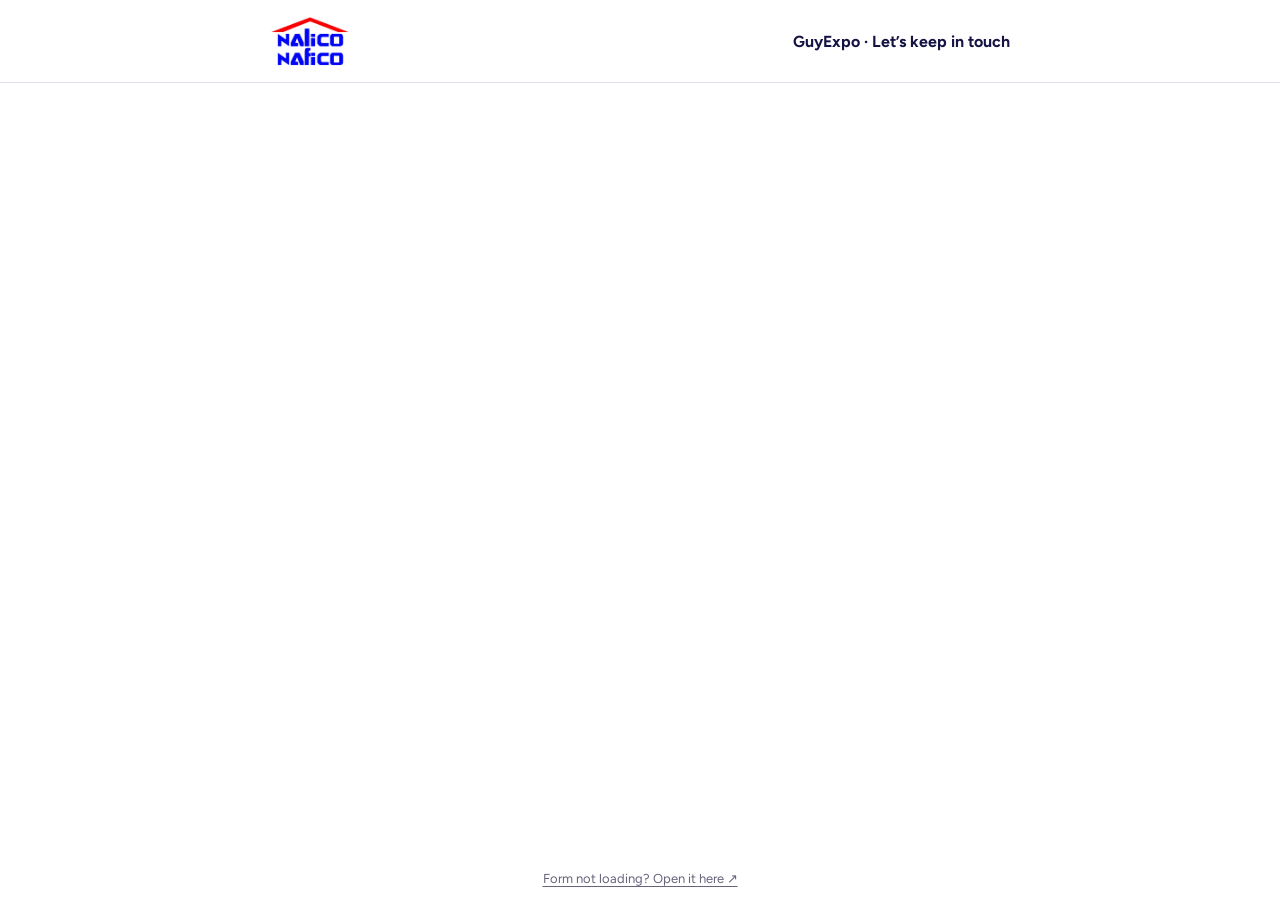
<file: index.html>
<!doctype html>
<html lang="en">
<head>
  <meta charset="utf-8">
  <meta name="viewport" content="width=device-width, initial-scale=1">
  <meta name="theme-color" content="#1000f5">
  <meta name="description" content="Visiting NALICO &amp; NAFICO at GuyExpo? Leave your details and insurance interest for a follow-up.">
  <meta property="og:title" content="NALICO &amp; NAFICO | GuyExpo">
  <meta property="og:description" content="Your details. Your insurance interest. Our team will follow up.">
  <meta property="og:image" content="https://densdanielp-max.github.io/event-posters/logo.png">
  <title>GuyExpo | NALICO &amp; NAFICO</title>
  <link rel="stylesheet" href="fonts.css">
  <link rel="stylesheet" href="style.css">
  <link rel="stylesheet" href="registration.css?v=form-scroll">
</head>
<body class="registration-page">
  <a class="skip" href="#registration">Skip to form</a>
  <header><div class="wrap header-inner"><a href="./" aria-label="NALICO and NAFICO home"><img class="logo" src="logo.png" width="356" height="222" alt="NALICO NAFICO"></a><span class="registration-label">GuyExpo · Let’s keep in touch</span></div></header>
  <main class="registration-wrap wrap" id="registration">
    <h1 class="sr-only">GuyExpo: leave your details for a follow-up</h1>
    <div class="form-shell"><iframe title="NALICO and NAFICO follow-up form — name, email, phone and insurance interest" src="https://forms.cloud.microsoft/Pages/ResponsePage.aspx?id=yH5JEkI8REaKbuNg4mVQ79QqYuv6KMpEiVRHxlq_URpUMlRWNUhBQ1VJRDJFQkVCODc4VEpYUkFCVC4u" allowfullscreen></iframe></div>
    <p class="form-fallback"><a href="https://forms.cloud.microsoft/Pages/ResponsePage.aspx?id=yH5JEkI8REaKbuNg4mVQ79QqYuv6KMpEiVRHxlq_URpUMlRWNUhBQ1VJRDJFQkVCODc4VEpYUkFCVC4u" target="_blank" rel="noopener noreferrer">Form not loading? Open it here ↗</a></p>
  </main>
</body>
</html>
</file>
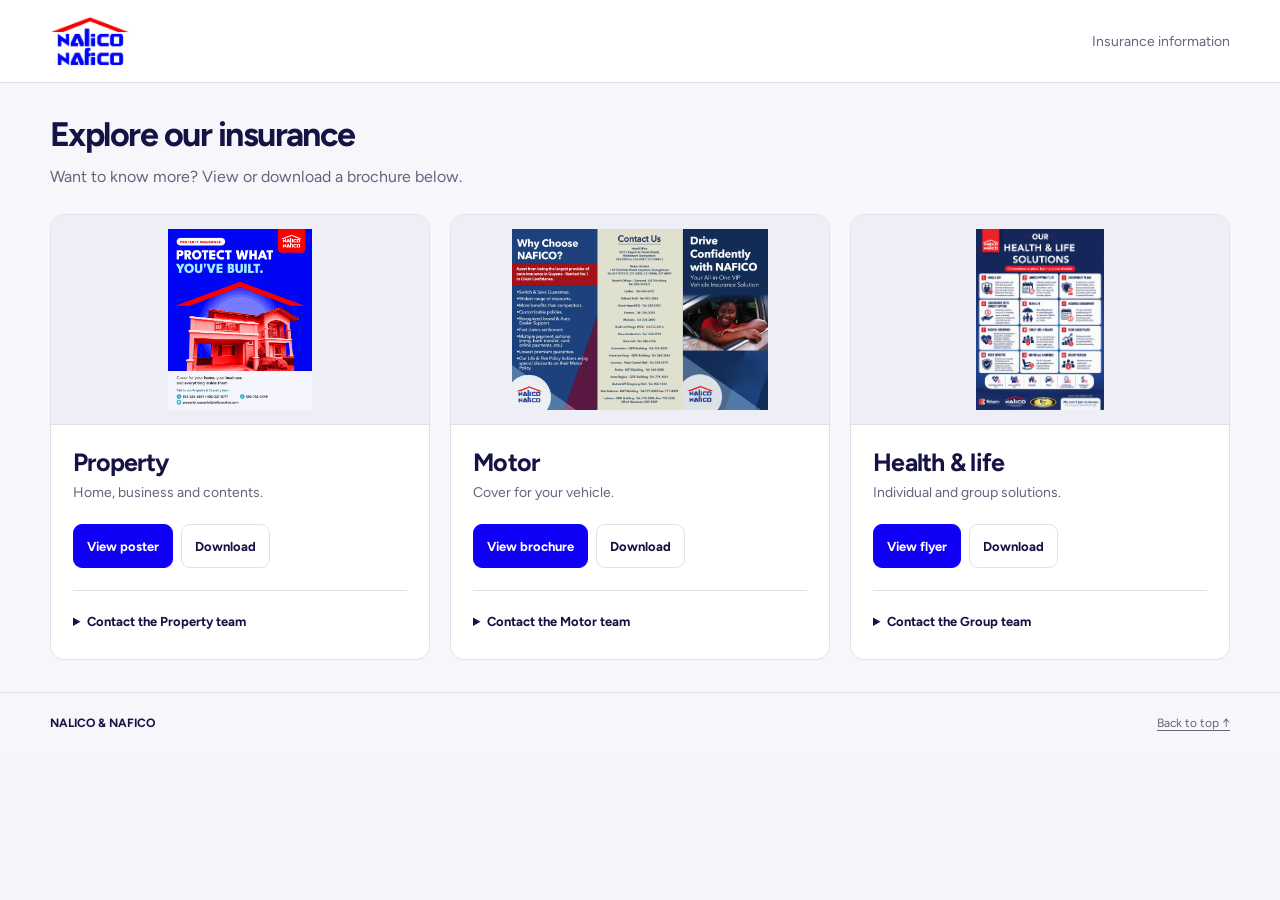
<file: posters.html>
<!doctype html>
<html lang="en">
<head>
  <meta charset="utf-8">
  <meta name="viewport" content="width=device-width, initial-scale=1">
  <meta name="theme-color" content="#1000f5">
  <meta name="description" content="Explore NALICO & NAFICO's event posters. View and download our property, health and life, and motor insurance materials.">
  <meta property="og:title" content="NALICO & NAFICO | Explore our posters">
  <meta property="og:description" content="Browse property, motor and health and life insurance materials.">
  <meta property="og:image" content="https://densdanielp-max.github.io/event-posters/property-insurance.png?v=subtle-rings">
  <title>Explore our posters | NALICO &amp; NAFICO</title>
  <link rel="stylesheet" href="fonts.css">
  <link rel="stylesheet" href="style.css?v=three-posters">
  <link rel="stylesheet" href="posters.css?v=follow-up">
  <script src="app.js?v=three-posters" defer></script>
</head>
<body class="poster-page">

  <svg xmlns="http://www.w3.org/2000/svg" style="position:absolute;width:0;height:0;overflow:hidden" aria-hidden="true"><symbol id="arrow" viewBox="0 0 24 24"><path d="M5 12h14m-6-6 6 6-6 6"/></symbol><symbol id="download" viewBox="0 0 24 24"><path d="M12 3v12m-4-4 4 4 4-4M5 16v5h14v-5"/></symbol><symbol id="expand" viewBox="0 0 24 24"><path d="M9 3H3v6m12-6h6v6M3 15v6h6m12-6v6h-6"/></symbol><symbol id="phone" viewBox="0 0 24 24"><path d="m7 3 3 5-3 2a15 15 0 0 0 7 7l2-3 5 3-1 4C10 22 2 14 3 4Z"/></symbol><symbol id="mail" viewBox="0 0 24 24"><rect x="3" y="5" width="18" height="14" rx="2"/><path d="m3 6 9 7 9-7"/></symbol><symbol id="chat" viewBox="0 0 24 24"><path d="M21 11.5a8.5 8.5 0 0 1-12 7.8L3 21l1.7-6A8.5 8.5 0 1 1 21 11.5Z"/><path d="M8 11h8"/></symbol></svg>
    <a class="skip" href="#posters">Skip to posters</a>
  <header><div class="wrap header-inner"><a href="./" aria-label="NALICO and NAFICO home"><img class="logo" src="logo.png" width="356" height="222" alt="NALICO NAFICO"></a><span class="page-label">Insurance information</span></div></header>
  <main class="wrap gallery-main" id="posters">
    <div class="gallery-heading"><h1 id="page-title">Explore our insurance</h1><p>Want to know more? View or download a brochure below.</p></div>
    <div class="poster-grid">
      <article class="poster-card" id="property" aria-labelledby="property-title">
        <a class="poster-preview" href="property-insurance.png?v=subtle-rings" data-viewer="poster-dialog" aria-label="View property insurance poster"><img src="property-insurance.png?v=subtle-rings" width="2160" height="2700" alt="Property insurance poster: Protect what you’ve built."></a>
        <div class="card-content"><h2 id="property-title">Property</h2><p>Home, business and contents.</p>
          <div class="actions"><a class="btn btn-primary" href="property-insurance.png?v=subtle-rings" data-viewer="poster-dialog" aria-label="View property poster">View poster</a><a class="btn" href="property-insurance.png?v=subtle-rings" download="NAFICO-Property-Insurance.png" aria-label="Download property poster">Download</a></div>
          <details class="team-contact"><summary>Contact the Property team</summary><div><strong>Property &amp; Casualty</strong><a href="tel:+5922265887">+592 226 5887</a><a href="tel:+5922278717">+592 227 8717</a><a href="https://wa.me/5927523449" target="_blank" rel="noopener noreferrer">WhatsApp: +592 752 3449 ↗</a><a href="mailto:property_casualty@naficonalico.com">property_casualty@naficonalico.com</a></div></details>
        </div>
      </article>
      <article class="poster-card" id="motor" aria-labelledby="motor-title">
        <a class="poster-preview" href="motor-insurance.pdf" data-viewer="motor-dialog" aria-label="View both pages of the motor insurance brochure"><img src="motor-insurance-page-1.png" width="1600" height="1132" alt="Motor insurance brochure: Drive confidently with NAFICO."></a>
        <div class="card-content"><h2 id="motor-title">Motor</h2><p>Cover for your vehicle.</p>
          <div class="actions"><a class="btn btn-primary" href="motor-insurance.pdf" data-viewer="motor-dialog" aria-label="View both pages of the motor brochure">View brochure</a><a class="btn" href="motor-insurance.pdf" download="NAFICO-Motor-Insurance-Brochure.pdf" aria-label="Download motor brochure PDF">Download</a></div>
          <details class="team-contact"><summary>Contact the Motor team</summary><div><strong>Motor Division</strong><p>189 Charlotte Street, Lacytown, Georgetown</p><a href="tel:+5922319731">+592 231 9731</a><a href="tel:+5922319732">+592 231 9732</a></div></details>
        </div>
      </article>
      <article class="poster-card" id="health" aria-labelledby="health-title">
        <a class="poster-preview" href="health-insurance.pdf" data-viewer="health-dialog" aria-label="View health and life solutions flyer"><img src="health-insurance-page-1.png" width="1132" height="1600" alt="NALICO health and life solutions flyer."></a>
        <div class="card-content"><h2 id="health-title">Health &amp; life</h2><p>Individual and group solutions.</p>
          <div class="actions"><a class="btn btn-primary" href="health-insurance.pdf" data-viewer="health-dialog" aria-label="View health and life flyer">View flyer</a><a class="btn" href="health-insurance.pdf" download="NALICO-Health-and-Life-Solutions.pdf" aria-label="Download health and life flyer PDF">Download</a></div>
          <details class="team-contact"><summary>Contact the Group team</summary><div><strong>Group Department (Group Health/Life)</strong><p>Ashley Etwaru</p><a href="mailto:aetwaru@naficonalico.com">aetwaru@naficonalico.com</a></div></details>
        </div>
      </article>
    </div>
  </main>
  <footer><div class="wrap footer-inner"><strong>NALICO &amp; NAFICO</strong><a href="#page-title">Back to top ↑</a></div></footer>
  <dialog id="poster-dialog" aria-labelledby="dialog-title"><div class="dialog-bar"><h2 id="dialog-title">Property insurance</h2><div class="dialog-tools"><a class="btn" href="property-insurance.png?v=subtle-rings" download="NAFICO-Property-Insurance.png" aria-label="Download property insurance poster"><svg class="icon" aria-hidden="true"><use href="#download"/></svg><span class="download-label">Download</span></a><button class="btn" data-close-viewer type="button" autofocus>Close <span aria-hidden="true">×</span></button></div></div><img class="dialog-poster" src="property-insurance.png?v=subtle-rings" width="2160" height="2700" loading="lazy" alt="NALICO NAFICO property insurance poster: Protect what you've built. Home, business and contents. Call 592-226-5887 or 592-227-8717; WhatsApp 592-752-3449; email property_casualty@naficonalico.com."><p class="dialog-tip"><a href="property-insurance.png?v=subtle-rings" target="_blank" rel="noopener">Open original image for a closer look ↗</a></p></dialog>
<dialog id="health-dialog" aria-labelledby="health-dialog-title"><div class="dialog-bar"><h2 id="health-dialog-title">Health &amp; life solutions</h2><div class="dialog-tools"><a class="btn" href="health-insurance.pdf" download>Download PDF</a><button class="btn" data-close-viewer type="button" autofocus>Close <span aria-hidden="true">×</span></button></div></div><p class="dialog-tip">Page 1 of 1</p><img class="dialog-poster" src="health-insurance-page-1.png" loading="lazy" alt="Health &amp; life solutions, page 1. Open the original PDF below to zoom in and read all details."><p class="dialog-tip"><a href="health-insurance.pdf" target="_blank" rel="noopener">Open original PDF for a closer look ↗</a></p></dialog>
<dialog id="motor-dialog" aria-labelledby="motor-dialog-title"><div class="dialog-bar"><h2 id="motor-dialog-title">Motor insurance brochure</h2><div class="dialog-tools"><a class="btn" href="motor-insurance.pdf" download>Download PDF</a><button class="btn" data-close-viewer type="button" autofocus>Close <span aria-hidden="true">×</span></button></div></div><p class="dialog-tip">Page 1 of 2</p><img class="dialog-poster" src="motor-insurance-page-1.png" loading="lazy" alt="Motor insurance brochure, page 1. Open the original PDF below to zoom in and read all details."><p class="dialog-tip">Page 2 of 2</p><img class="dialog-poster" src="motor-insurance-page-2.png" loading="lazy" alt="Motor insurance brochure, page 2. Open the original PDF below to zoom in and read all details."><p class="dialog-tip"><a href="motor-insurance.pdf" target="_blank" rel="noopener">Open original PDF for a closer look ↗</a></p></dialog>
</body>
</html>
</file>
<file: fonts.css>
/* latin */
@font-face {
  font-family: 'Figtree';
  font-style: normal;
  font-weight: 400;
  font-display: block;
  src: url([data-uri]) format('woff2');
  unicode-range: U+0000-00FF, U+0131, U+0152-0153, U+02BB-02BC, U+02C6, U+02DA, U+02DC, U+0304, U+0308, U+0329, U+2000-206F, U+20AC, U+2122, U+2191, U+2193, U+2212, U+2215, U+FEFF, U+FFFD;
}
/* latin */
@font-face {
  font-family: 'Figtree';
  font-style: normal;
  font-weight: 700;
  font-display: block;
  src: url([data-uri]) format('woff2');
  unicode-range: U+0000-00FF, U+0131, U+0152-0153, U+02BB-02BC, U+02C6, U+02DA, U+02DC, U+0304, U+0308, U+0329, U+2000-206F, U+20AC, U+2122, U+2191, U+2193, U+2212, U+2215, U+FEFF, U+FFFD;
}
/* latin */
@font-face {
  font-family: 'League Spartan';
  font-style: normal;
  font-weight: 800;
  font-display: block;
  src: url([data-uri]) format('woff2');
  unicode-range: U+0000-00FF, U+0131, U+0152-0153, U+02BB-02BC, U+02C6, U+02DA, U+02DC, U+0304, U+0308, U+0329, U+2000-206F, U+20AC, U+2122, U+2191, U+2193, U+2212, U+2215, U+FEFF, U+FFFD;
}
</file>
<file: style.css>
:root{--blue:#1000f5;--navy:#141344;--aqua:#98edfc;--red:#fa0808;--paper:#f5f5fc;--muted:#65647c;--line:#e0e0ed;--radius:22px;font-family:Figtree,Arial,sans-serif;color:var(--navy);background:var(--paper);color-scheme:light}
*{box-sizing:border-box}html{scroll-behavior:smooth;scroll-padding-top:24px}body{margin:0}a{color:inherit;text-decoration:none}button{font:inherit;cursor:pointer}img{display:block;max-width:100%}button,a{-webkit-tap-highlight-color:transparent}a:focus-visible,button:focus-visible{outline:3px solid #148090;outline-offset:5px}h1,h2,h3,p{margin:0}h1,h2,h3{font-weight:800;letter-spacing:-.045em}p{line-height:1.6}.wrap{width:min(1180px,calc(100% - 80px));margin:auto}.skip{position:absolute;top:-100px;left:20px;background:white;padding:16px;z-index:10}.skip:focus{top:10px}
header{background:white;border-bottom:1px solid var(--line)}.header-inner{min-height:104px;display:flex;align-items:center;justify-content:space-between;gap:24px}.logo{width:112px;height:auto}.nav{display:flex;align-items:center;gap:32px;font-size:15px;font-weight:650}.nav a:hover{color:var(--blue)}.nav .contact-nav{border:1px solid var(--line);padding:12px 20px;border-radius:100px}
.intro{background:var(--blue);color:white;padding:56px 0 60px;position:relative;overflow:hidden}.intro:after{content:"";position:absolute;right:-100px;top:-260px;width:620px;height:620px;border:1px solid #ffffff20;border-radius:50%;box-shadow:0 0 0 60px #ffffff05,0 0 0 120px #ffffff04;pointer-events:none}.intro-grid{display:grid;grid-template-columns:1.35fr 1fr;gap:70px;align-items:end;position:relative;z-index:1}.eyebrow{font-size:12px;font-weight:750;letter-spacing:.16em;text-transform:uppercase;display:flex;align-items:center;gap:10px}.eyebrow:before{content:"";width:8px;height:8px;border-radius:50%;background:var(--aqua)}h1{font-size:clamp(40px,5vw,64px);line-height:1.04;margin-top:20px}h1 span{color:var(--aqua)}.intro-copy p{font-size:18px;max-width:350px;color:#eeedff}.intro-copy .hint{font-size:13px;color:#cfcbff;margin-top:18px;display:flex;gap:9px;align-items:center}.icon{width:20px;height:20px;flex:none;fill:none;stroke:currentColor;stroke-width:1.7;stroke-linecap:round;stroke-linejoin:round}
.collection{padding:46px 0 64px}.section-title{display:flex;align-items:center;justify-content:space-between;gap:16px;margin-bottom:24px}.section-title h2{font-size:27px}.section-title span{color:var(--muted);font-size:13px}.poster-list{display:grid;grid-template-columns:repeat(3,1fr);gap:14px;margin-bottom:28px}.poster-slot{border:1px solid var(--line);border-radius:12px;padding:18px;display:flex;align-items:center;gap:14px;min-width:0}.poster-slot.active{background:white;border:2px solid var(--blue);padding:17px}.slot-number{font-size:13px;color:var(--muted);font-weight:700}.active .slot-number{color:var(--blue)}.slot-label{font-size:14px;font-weight:700}.slot-label small{display:block;font-size:12px;font-weight:400;color:var(--muted);margin-top:4px}.poster-slot.active .slot-label small{color:var(--blue)}.pending{background:#eeeef7;color:var(--muted)}.slot-arrow{margin-left:auto;color:var(--blue)}
.feature{display:grid;grid-template-columns:1fr 1fr;background:white;border:1px solid var(--line);border-radius:var(--radius);overflow:hidden}.artwork{background:#e9e9f6;padding:30px;display:flex;align-items:center;justify-content:center}.poster-open{display:block;border:0;padding:0;background:transparent;width:100%;max-width:430px;position:relative;text-align:left;border-radius:5px;box-shadow:0 12px 30px #17114418;overflow:hidden}.poster-open img{width:100%;height:auto}.zoom-label{position:static;width:max-content;margin:12px auto;display:flex;gap:7px;align-items:center;padding:10px 13px;background:#fff;color:var(--navy);border-radius:100px;box-shadow:0 3px 14px #0002;font-size:12px;font-weight:700}.poster-open:hover .zoom-label{background:var(--aqua)}
.details{padding:44px;display:flex;flex-direction:column;justify-content:center}.tag{align-self:flex-start;display:inline-flex;align-items:center;border-radius:100px;background:#fff0f0;color:#c40000;padding:8px 12px;font-weight:750;font-size:11px;text-transform:uppercase;letter-spacing:.08em}.details h2{font-size:clamp(34px,3.4vw,46px);line-height:1.08;margin:22px 0 18px}.details h2 span{color:var(--blue)}.details>p{font-size:17px;color:var(--muted);max-width:350px}.cover-points{display:flex;flex-wrap:wrap;gap:10px;margin:22px 0 30px;padding:0;list-style:none}.cover-points li{background:var(--paper);font-size:13px;padding:8px 12px;border-radius:7px}.actions{display:flex;flex-wrap:wrap;gap:10px}.btn{display:inline-flex;align-items:center;justify-content:center;gap:9px;min-height:48px;padding:13px 19px;border-radius:9px;font-weight:700;font-size:14px;border:1px solid var(--line);background:white;color:var(--navy)}.btn-primary{background:var(--blue);border-color:var(--blue);color:white}.btn:hover{background:#ecebff}.btn-primary:hover{background:#2517c5}.file-note{font-size:12px!important;color:var(--muted);margin-top:13px!important}.mini-contact{border-top:1px solid var(--line);margin-top:28px;padding-top:22px;font-size:14px;color:var(--muted)}.mini-contact a{display:inline-flex;align-items:center;gap:8px;margin-top:7px;color:var(--blue);font-weight:700}.mini-contact a:hover{text-decoration:underline}
.contact-section{background:var(--navy);color:white;padding:48px 0}.contact-grid{display:grid;grid-template-columns:1fr 1.1fr;gap:65px}.contact-section .eyebrow{font-size:11px;color:var(--aqua)}.contact-section h2{font-size:36px;line-height:1.12;margin:14px 0}.contact-section p{font-size:15px;color:#cfcee4;max-width:330px}.contact-methods{display:grid;grid-template-columns:1fr 1fr;gap:12px}.contact-item{border:1px solid #ffffff25;border-radius:12px;padding:16px 18px;min-width:0}.contact-item.wide{grid-column:1/-1}.method-title{display:flex;align-items:center;gap:8px;color:var(--aqua);font-size:12px;margin-bottom:9px}.contact-item a{display:block;font-size:15px;line-height:1.7;overflow-wrap:anywhere}.contact-item a:hover{text-decoration:underline}.footer-inner{display:flex;justify-content:space-between;gap:20px;padding:23px 0;font-size:12px;color:var(--muted)}.footer-inner strong{color:var(--navy);font-weight:700}.footer-inner a{text-decoration:underline;text-underline-offset:3px}
dialog{padding:0;border:0;border-radius:12px;max-width:min(95vw,1000px);max-height:94dvh;width:90vw;background:var(--paper);color:var(--navy)}dialog::backdrop{background:#080621dc}.dialog-bar{display:flex;align-items:center;justify-content:space-between;gap:14px;padding:12px 16px;position:sticky;top:0;background:white;z-index:2;border-bottom:1px solid var(--line)}.dialog-bar h2{font-size:16px;letter-spacing:0}.dialog-tools{display:flex;gap:8px}.dialog-tools .btn{min-height:42px;padding:9px 12px;font-size:12px}.dialog-poster{width:100%;height:auto}.dialog-tip{font-size:12px;text-align:center;padding:12px}
@media(max-width:900px){.wrap{width:calc(100% - 48px)}.intro-grid{gap:35px}.intro-copy p{font-size:16px}.details{padding:28px}.artwork{padding:22px}.contact-grid{gap:32px}.contact-methods{grid-template-columns:1fr}.contact-item.wide{grid-column:auto}}
@media(max-width:640px){.wrap{width:calc(100% - 36px)}.header-inner{min-height:86px}.logo{width:87px}.nav{gap:18px;font-size:13px}.nav .contact-nav{padding:10px 14px}.intro{padding:34px 0 38px}.intro-grid{grid-template-columns:1fr;gap:21px}h1{font-size:42px;margin-top:16px}.intro-copy p{max-width:320px;font-size:16px}.intro-copy .hint{margin-top:12px}.collection{padding:30px 0 38px}.section-title h2{font-size:24px}.section-title span{font-size:12px}.poster-list{gap:8px;margin-bottom:20px}.poster-slot{padding:12px 10px;align-items:flex-start;gap:9px;flex-direction:column;border-radius:10px}.poster-slot.active{padding:11px 9px}.slot-label{font-size:12px}.slot-label small{font-size:11px}.slot-arrow{display:none}.feature{grid-template-columns:1fr;border-radius:16px}.artwork{padding:18px}.poster-open{max-width:430px}.details{padding:28px 24px}.details h2{font-size:37px}.details>p{font-size:16px}.cover-points{margin:20px 0 24px;gap:7px}.cover-points li{font-size:12px}.btn{padding:12px 15px;font-size:13px}.contact-section{padding:34px 0}.contact-grid{grid-template-columns:1fr;gap:24px}.contact-section h2{font-size:32px}.contact-methods{grid-template-columns:1fr 1fr;gap:10px}.contact-item{padding:14px}.contact-item.wide{grid-column:1/-1}.contact-item a{font-size:13px}.footer-inner{flex-direction:column;gap:8px;padding:22px 0}dialog{max-width:100vw;width:100vw;max-height:100dvh;border-radius:0}.dialog-bar{padding:10px}.dialog-bar h2{font-size:14px}.dialog-tools{gap:5px}.dialog-tools .btn{padding:8px}.dialog-tools .download-label{display:none}}
@media(prefers-reduced-motion:reduce){html{scroll-behavior:auto}}

@media(max-width:380px){.logo{width:76px}.header-inner{gap:12px}.nav{gap:12px}.nav .contact-nav{padding:10px}.section-title{align-items:flex-start}.section-title span{text-align:right}}

.additional-feature{margin-top:28px}.brochure-second{border-top:10px solid #e9e9f6}.brochure-artwork .poster-open{max-width:100%}.dialog-tip a{text-decoration:underline;text-underline-offset:3px}
</file>
<file: registration.css>
.registration-page{background:#fff;height:100vh;height:100dvh;display:flex;flex-direction:column;overflow:hidden}
.registration-page header{flex:none}
.registration-page .header-inner{max-width:740px;min-height:82px}
.registration-page .logo{width:80px}
.registration-label{font-size:16px;font-weight:700}
.registration-wrap{max-width:740px;flex:1;min-height:0;display:flex;flex-direction:column;margin:0 auto;padding:0}
.sr-only{position:absolute;width:1px;height:1px;padding:0;margin:-1px;overflow:hidden;clip:rect(0,0,0,0);white-space:nowrap;border:0}
.form-shell{flex:1;min-height:0}
.form-shell iframe{display:block;width:100%;height:100%;border:0;background:#fff}
.form-fallback{flex:none;text-align:center;font-size:13px;color:var(--muted);margin:10px 18px}
.form-fallback a{text-decoration:underline;text-underline-offset:3px}
@media(max-width:640px){.registration-page .header-inner{min-height:72px}.registration-page .logo{width:70px}.registration-label{font-size:14px}.registration-wrap{width:100%}}
</file>
<file: posters.css>
.poster-page{background:#f6f6fb}
.poster-page .header-inner{min-height:82px}
.poster-page .logo{width:80px}
.page-label{font-size:14px;color:var(--muted)}
.gallery-main{padding:32px 0}
.gallery-heading{margin-bottom:24px}
.gallery-heading h1{font-size:34px;line-height:1.15;margin:0 0 10px}
.gallery-heading p{font-size:16px;color:var(--muted)}
.poster-grid{display:grid;grid-template-columns:repeat(3,minmax(0,1fr));gap:20px;align-items:start}
.poster-card{background:white;border:1px solid var(--line);border-radius:14px;overflow:hidden;min-width:0;scroll-margin-top:20px}
.poster-preview{display:flex;height:210px;align-items:center;justify-content:center;background:#eeeef7;padding:14px;border-bottom:1px solid var(--line)}
.poster-preview img{max-width:100%;max-height:100%;width:auto;height:auto;object-fit:contain}
.poster-preview:hover{background:#e6e5f5}
.card-content{padding:22px}
.card-content h2{font-size:25px;letter-spacing:-.03em;margin:0 0 5px}
.card-content>p{font-size:14px;color:var(--muted);margin-bottom:20px}
.card-content .actions{gap:8px}
.card-content .btn{font-size:13px;min-height:44px;padding:10px 13px}
.team-contact{border-top:1px solid var(--line);margin-top:22px;padding-top:16px;font-size:13px}
summary{cursor:pointer;font-weight:650;line-height:1.5;padding:5px 0}
summary:focus-visible{outline:3px solid #148090;outline-offset:3px}
.team-contact div{padding-top:14px;color:var(--muted);line-height:1.7}
.team-contact strong{color:var(--navy)}
.team-contact a{display:block;color:var(--blue);overflow-wrap:anywhere;margin-top:7px}
.team-contact a:hover{text-decoration:underline}
.poster-page footer{border-top:1px solid var(--line)}
@media(max-width:1000px) and (min-width:701px){.card-content{padding:16px}.poster-grid{gap:12px}.card-content .btn{padding:10px;font-size:12px}}
@media(max-width:700px){.poster-grid{grid-template-columns:1fr;gap:18px}.gallery-main{padding:24px 0}.gallery-heading h1{font-size:29px}.gallery-heading p{font-size:15px}.poster-page .header-inner{min-height:72px}.poster-page .logo{width:70px}.page-label{font-size:12px}.poster-preview{height:190px}.card-content{padding:20px}.card-content .actions{flex-wrap:nowrap}.card-content .btn{flex:1}.poster-page .footer-inner{flex-direction:row}}
</file>
